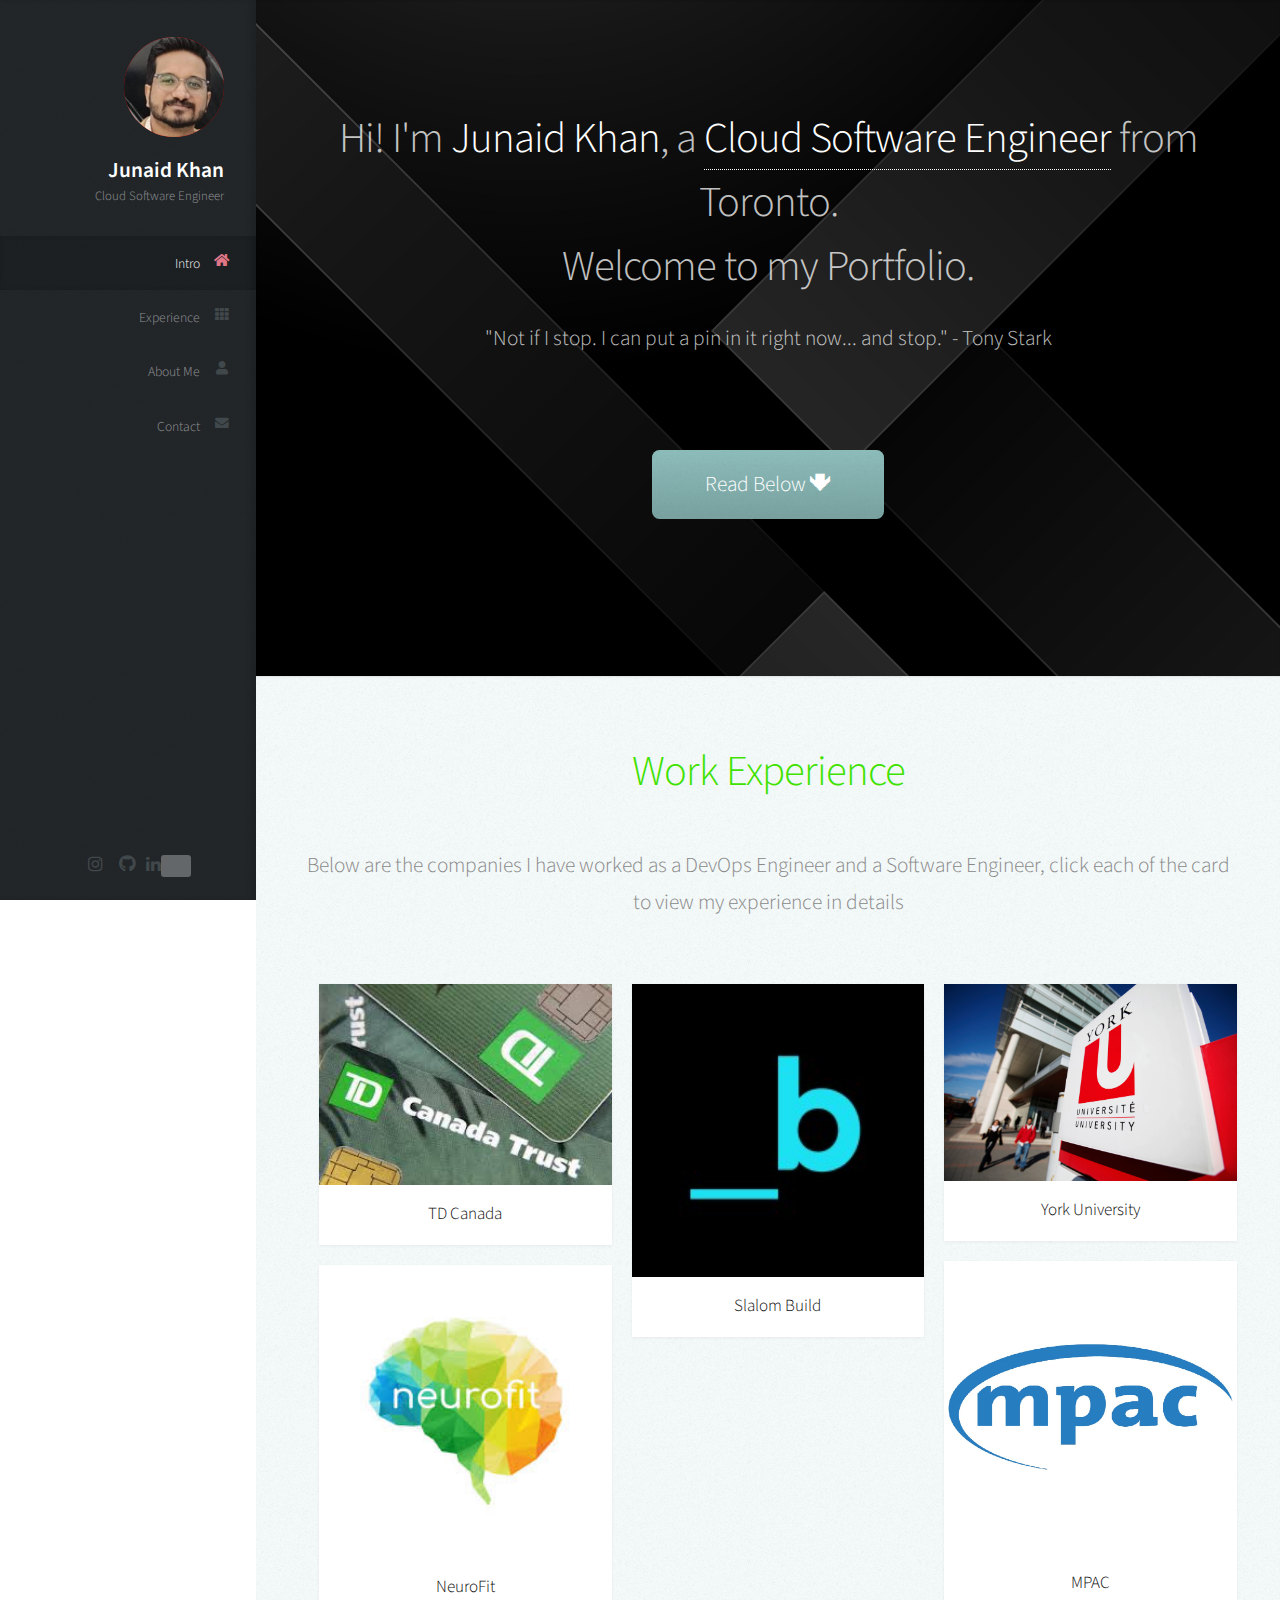
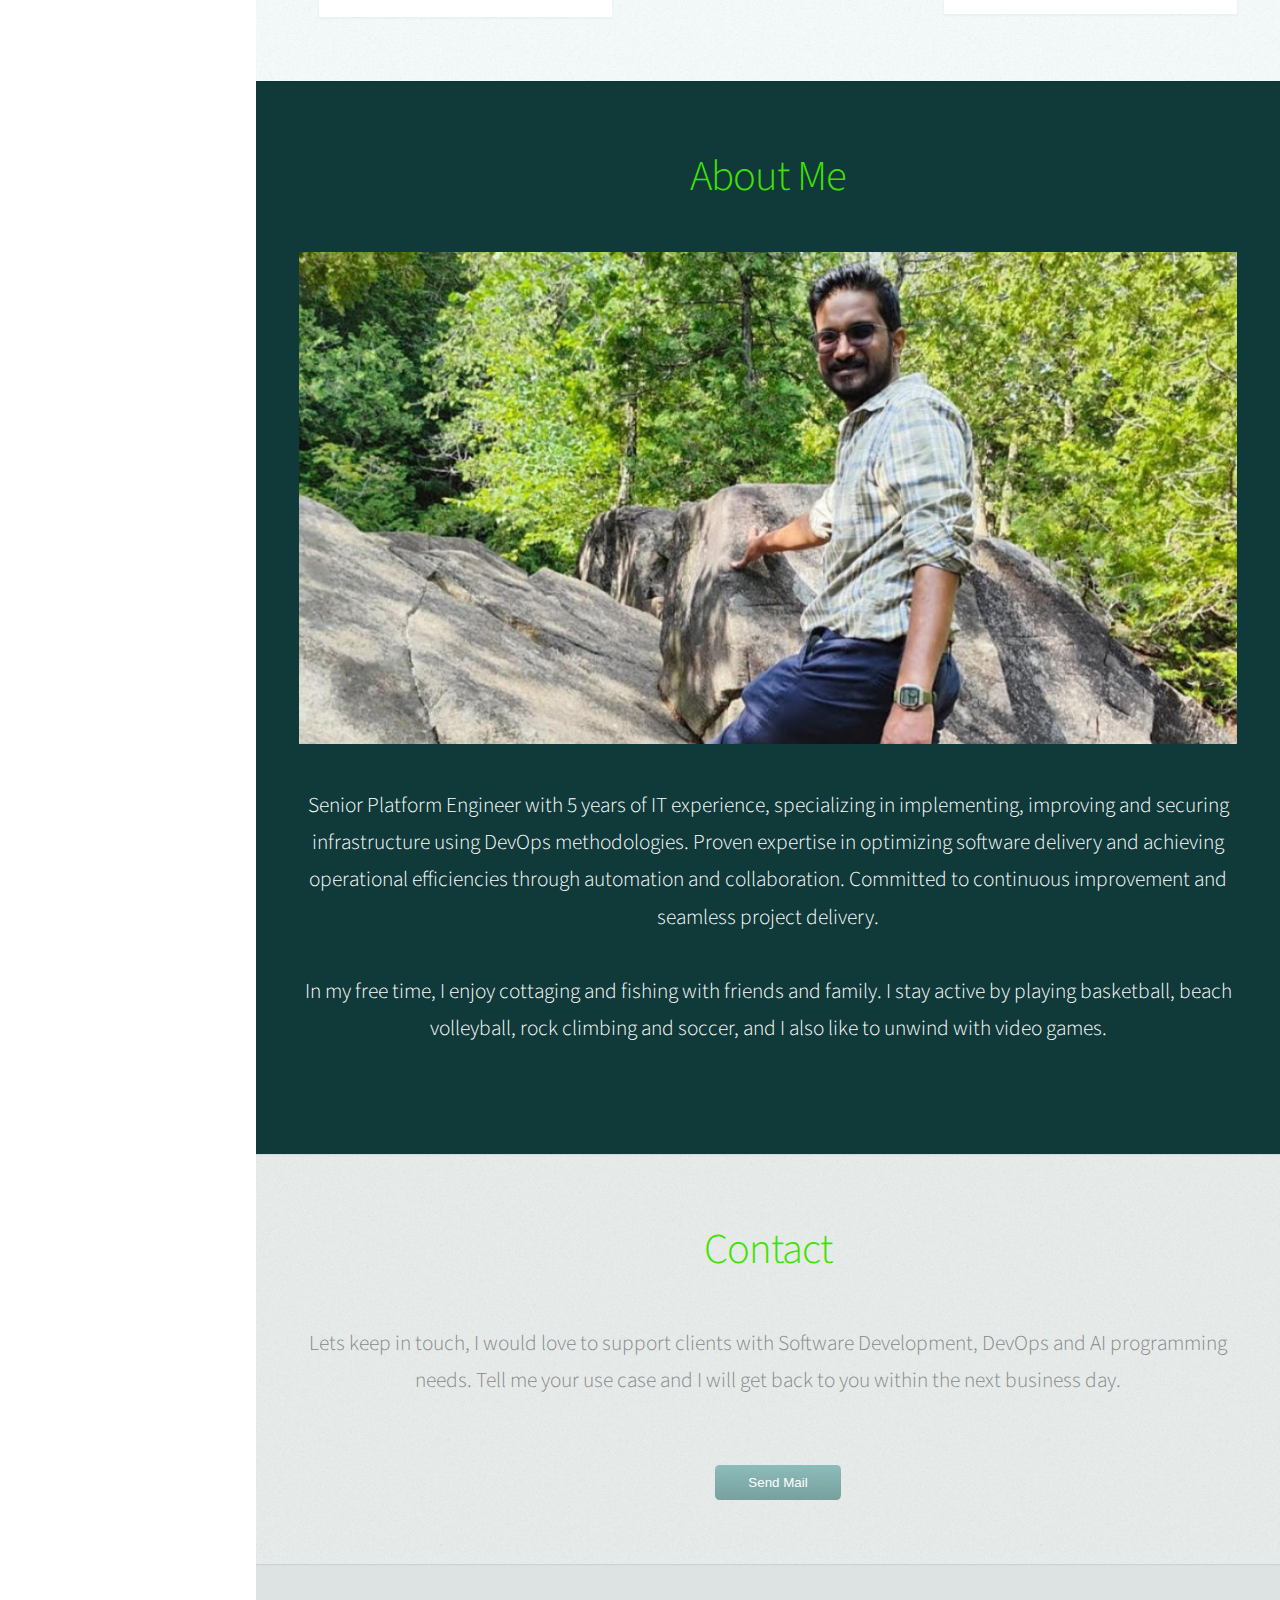
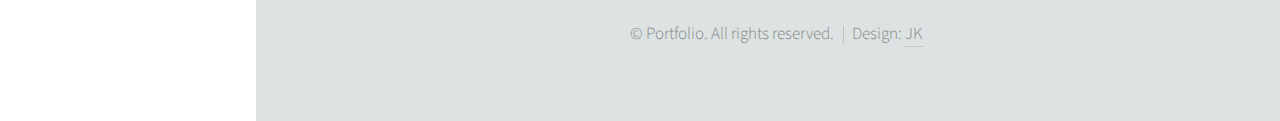
<file: Projects/junaid-portfolio/index.html>
<!DOCTYPE HTML>
<!--
	Prologue by HTML5 UP
	html5up.net | @ajlkn
	Free for personal and commercial use under the CCA 3.0 license (html5up.net/license)
-->
<html>
	<head>
		<title>Junaid Khan Portfolio</title>
		<meta charset="utf-8" />
		<meta name="viewport" content="width=device-width, initial-scale=1, user-scalable=no" />
		<link rel="stylesheet" href="assets/css/main.css" />
		<link rel="stylesheet" href="https://cdnjs.cloudflare.com/ajax/libs/font-awesome/4.7.0/css/font-awesome.min.css">
	</head>
	<body class="is-preload">

		<!-- Header -->
			<div id="header">

				<div class="top">

					<!-- Logo -->
						<div id="logo">
							<span class="image avatar48"><img src="images/avatar.jpg" alt="" /></span>
							<h1 id="title">Junaid Khan</h1>
							<p>Cloud Software Engineer</p>
						</div>

					<!-- Nav -->
						<nav id="nav">
							<ul>
								<li><a href="#top" id="top-link"><span class="icon solid fa-home">Intro</span></a></li>
								<li><a href="#portfolio" id="portfolio-link"><span class="icon solid fa-th">Experience</span></a></li>
								<li><a href="#about" id="about-link"><span class="icon solid fa-user">About Me</span></a></li>
								<li><a href="#contact" id="contact-link"><span class="icon solid fa-envelope">Contact</span></a></li>
							</ul>
						</nav>

				</div>

				<div class="bottom">

					<!-- Social Icons -->
						<ul class="icons">
							<li><a href="https://www.instagram.com/iam_jkhan/" target="_blank"><i class="fa fa-instagram" aria-hidden="true"></i></a></li>
							<li><a href="https://github.com/jkhan2211?tab=repositories" class="icon brands fa-github" target="_blank"><span class="label">Github</span></a></li>
							<li><a href="https://www.linkedin.com/in/junaid-khan-653a95143/" target="_blank"><i class="fa fa-linkedin"><span class="label"></a></i>
						</ul>

				</div>

			</div>

		<!-- Main -->
			<div id="main">

				<!-- Intro -->
					<section id="top" class="one dark cover">
						<div class="container">

							<header>
								<h2 class="alt">Hi! I'm <strong>Junaid Khan</strong>, a <a href="https://www.linkedin.com/in/junaid-khan-653a95143/" target="_blank">Cloud Software Engineer</a> from Toronto.<br />
								Welcome to my Portfolio. </h2>
								<p>"Not if I stop. I can put a pin in it right now... and stop." - Tony Stark<br /></p>
							</header>

							<footer>
								<a href="#portfolio" class="button scrolly">Read Below 🢃</a>
							</footer>

						</div>
					</section>

				<!-- Portfolio -->
					<section id="portfolio" class="two">
						<div class="container">

							<header>
								<h2>Work Experience</h2>
							</header>

							<p>Below are the companies I have worked as a DevOps Engineer and a Software Engineer, click each of the card to view my experience in details</p>

							<div class="row">
								<div class="col-4 col-12-mobile">
									<article class="item">
										<a href="./experience.html#tdbank" class="image fit"><img src="images/pic02.jpg" alt="" /></a>
										<header>
											<h3>TD Canada</h3>
										</header>
									</article>
									<article class="item">
										<a href="./experience.html#neurofit" class="image fit"><img src="images/pic03.jpg" alt="" /></a>
										<header>
											<h3>NeuroFit</h3>
										</header>
									</article>
								</div>
								<div class="col-4 col-12-mobile">
									<article class="item">
										<a href="./experience.htmll#slalom" class="image fit"><img src="images/pic04.jpg" alt="" /></a>
										<header>
											<h3>Slalom Build</h3>
										</header>
									</article>
								</div>
								<div class="col-4 col-12-mobile">
									<article class="item">
										<a href="./experience.html#yorkuni" class="image fit"><img src="images/pic06.jpg" alt="" /></a>
										<header>
											<h3>York University</h3>
										</header>
									</article>
									<article class="item">
										<a href="./experience.html" class="image fit"><img src="images/pic07.jpg" alt="" /></a>
										<header>
											<h3>MPAC</h3>
										</header>
									</article>
								</div>
							</div>

						</div>
					</section>

				<!-- About Me -->
					<section id="about" class="three">
						<div class="container">

							<header>
								<h2>About Me</h2>
							</header>

							<a href="#" class="image featured"><img src="images/pic08.jpg" alt="" /></a>

							<p>Senior Platform Engineer with 5 years of IT experience, specializing in implementing, improving and securing infrastructure using DevOps methodologies. Proven expertise in optimizing software delivery and achieving operational efficiencies through automation and collaboration. Committed to continuous improvement and seamless project delivery.
								<br>
								<br>
								In my free time, I enjoy cottaging and fishing with friends and family. I stay active by playing basketball, beach volleyball, rock climbing and soccer, and I also like to unwind with video games.
							</p>

						</div>
					</section>

				<!-- Contact -->
					<section id="contact" class="four">
						<div class="container">

							<header>
								<h2>Contact</h2>
							</header>

							<p>Lets keep in touch, I would love to support clients with Software Development, DevOps and AI programming needs. Tell me your use case and I will get back to you within the next business day.</p>

							<form method="post" action="#">
								<div class="row">
									<div class="col-12">
										<button onclick="location.href='mailto:vinoth@email.com';">Send Mail</button>
									</div>
								</div>
							</form>

						</div>
					</section>

			</div>

		<!-- Footer -->
			<div id="footer">

				<!-- Copyright -->
					<ul class="copyright">
						<li>&copy; Portfolio. All rights reserved.</li><li>Design: <a href="#">JK</a></li>
					</ul>

			</div>

		<!-- Scripts -->
			<script src="assets/js/jquery.min.js"></script>
			<script src="assets/js/jquery.scrolly.min.js"></script>
			<script src="assets/js/jquery.scrollex.min.js"></script>
			<script src="assets/js/browser.min.js"></script>
			<script src="assets/js/breakpoints.min.js"></script>
			<script src="assets/js/util.js"></script>
			<script src="assets/js/main.js"></script>


	</body>
</html>
</file>
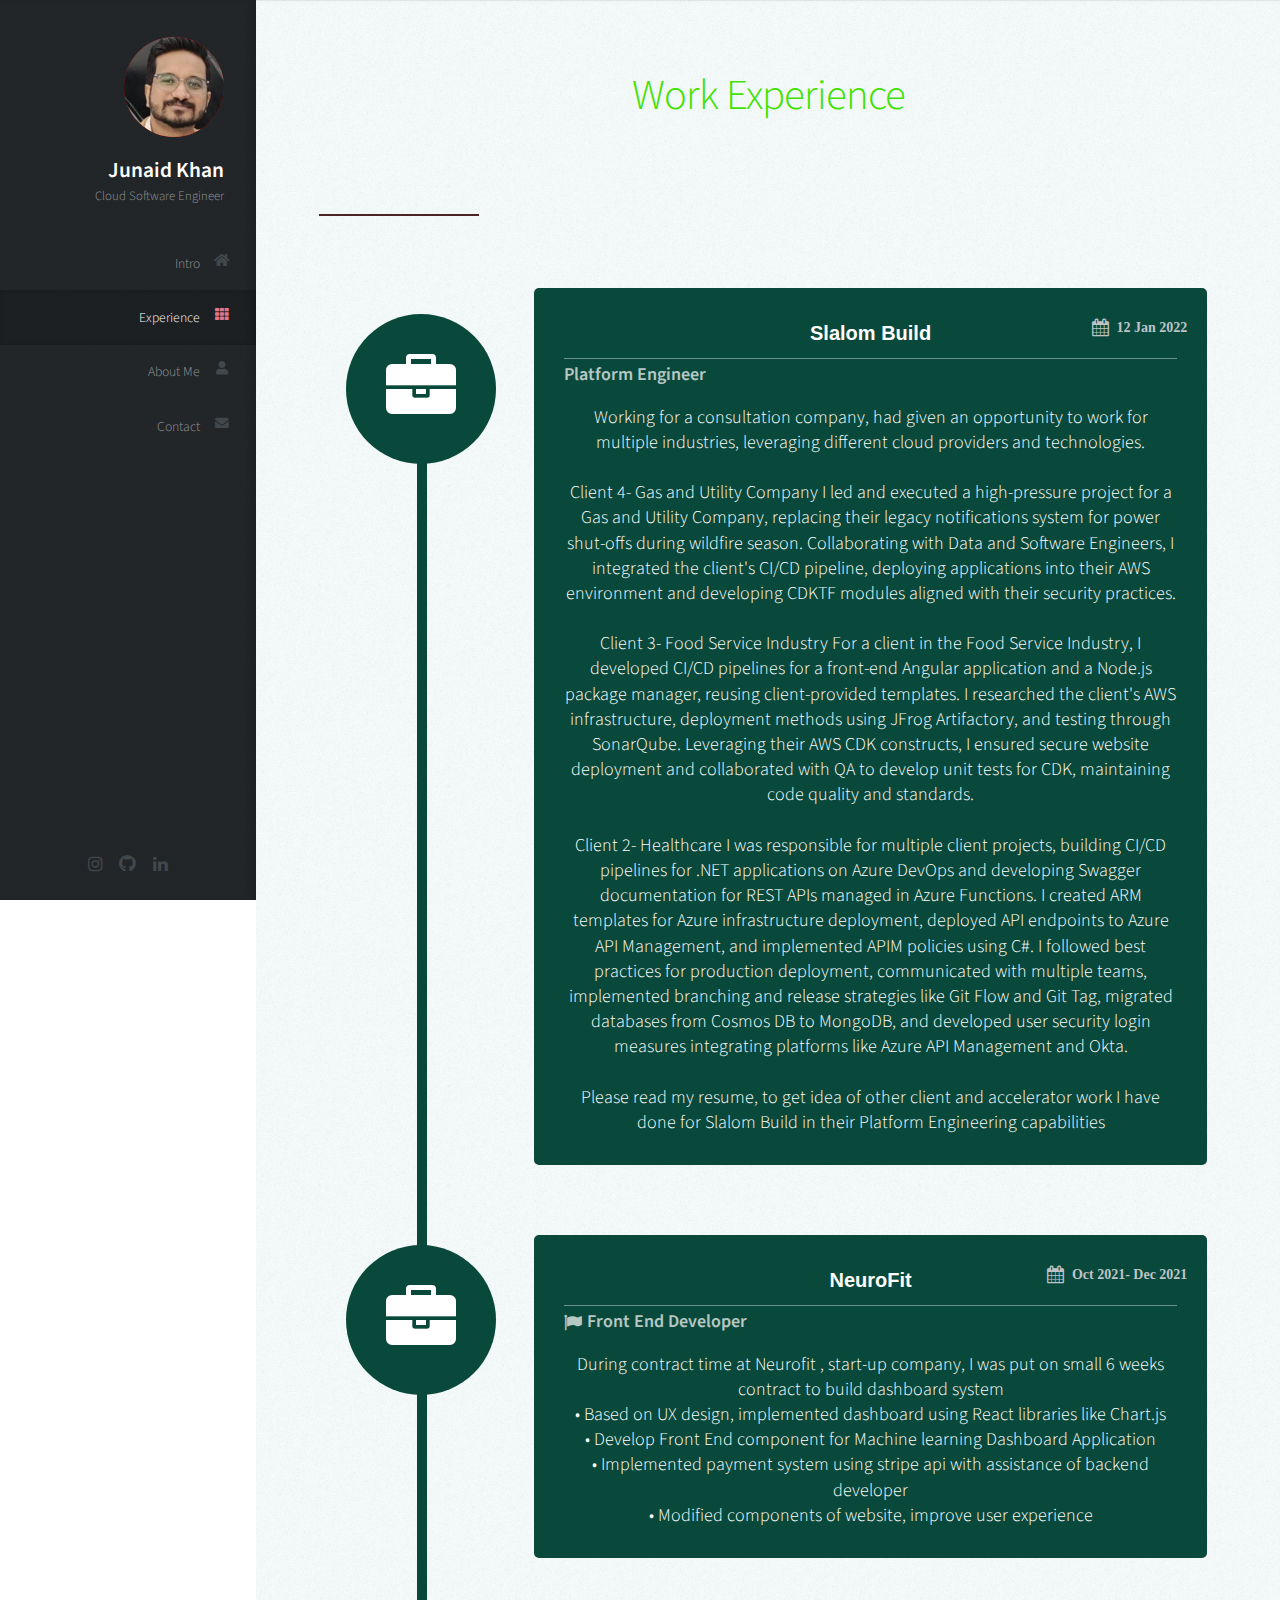
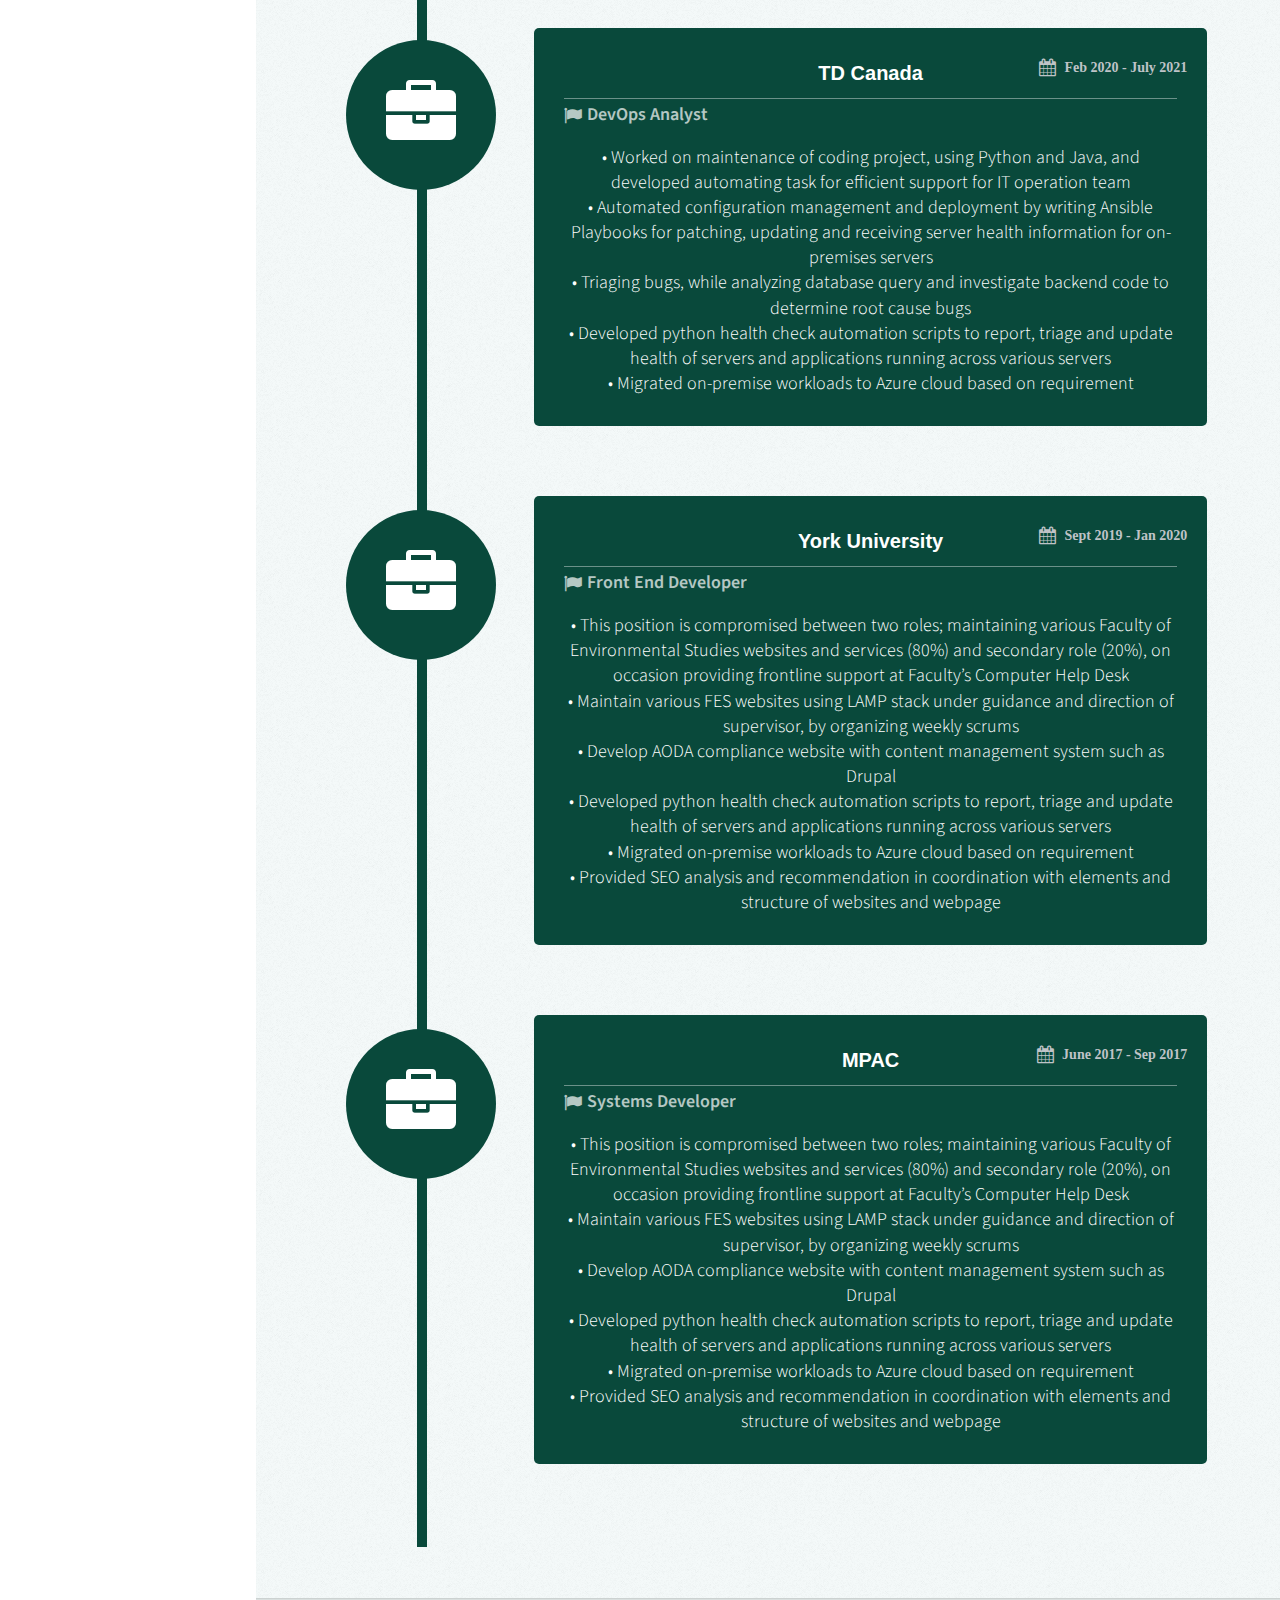
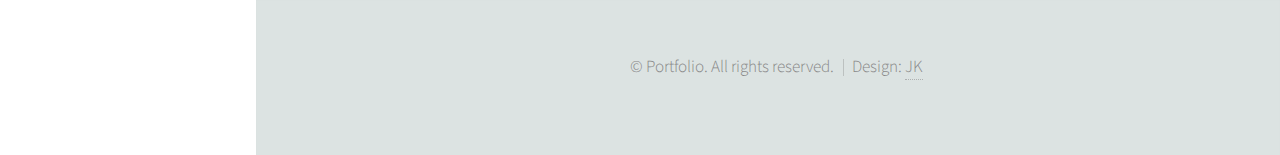
<file: Projects/junaid-portfolio/experience.html>
<!DOCTYPE HTML>
<!--
	Prologue by HTML5 UP
	html5up.net | @ajlkn
	Free for personal and commercial use under the CCA 3.0 license (html5up.net/license)
-->
<html>
	<head>
		<title>Junaid Khan Portfolio</title>
		<meta charset="utf-8" />
		<meta name="viewport" content="width=device-width, initial-scale=1, user-scalable=no" />
		<link rel="stylesheet" href="assets/css/main.css" />
		<link rel="stylesheet" href="https://cdnjs.cloudflare.com/ajax/libs/font-awesome/4.7.0/css/font-awesome.min.css">
	</head>
	<body class="is-preload">

		<!-- Header -->
			<div id="header">

				<div class="top">

					<!-- Logo -->
						<div id="logo">
							<span class="image avatar48"><img src="images/avatar.jpg" alt="" /></span>
							<h1 id="title">Junaid Khan</h1>
							<p>Cloud Software Engineer</p>
						</div>

					<!-- Nav -->
						<nav id="nav">
							<ul>
								<li><a href="./index.html" id="top-link"><span class="icon solid fa-home">Intro</span></a></li>
								<li><a href="./index.html#portfolio" id="portfolio-link"><span class="icon solid fa-th">Experience</span></a></li>
								<li><a href="./index.html#about" id="about-link"><span class="icon solid fa-user">About Me</span></a></li>
								<li><a href="./index.html#contact" id="contact-link"><span class="icon solid fa-envelope">Contact</span></a></li>
							</ul>
						</nav>

				</div>

				<div class="bottom">

					<!-- Social Icons -->
						<ul class="icons">
							<li><a href="https://www.instagram.com/iam_jkhan/" target="_blank"><i class="fa fa-instagram" aria-hidden="true"></i></a></li>
							<li><a href="https://github.com/jkhan2211?tab=repositories" class="icon brands fa-github" target="_blank"><span class="label">Github</span></a></li>
                            <li><a href="https://www.linkedin.com/in/junaid-khan-653a95143/" target="_blank"><i class="fa fa-linkedin" aria-hidden="true"></i></a></li>
						</ul>

				</div>

			</div>

		<!-- Main -->
			<div id="main">

				<!-- Portfolio -->
					<section id="portfolio" class="two">
						<div class="container">

							<header>
								<h2>Work Experience</h2>
							</header>

                            <div id="workexperience" class="sectionClass">
                                <div class="row ">
                                  <div class="sectiontitle">
                                    <span class="headerLine"></span>
                                  </div>
                                  <div class="fullWidth eight columns">
                                    <ul class="cbp_tmtimeline">
                                      <li id="slalom">
                                        <div class="cbp_tmicon cbp_tmicon-phone">
                                          <i class="faPra fa-briefcase"></i>
                                        </div>
                                        <div class="cbp_tmlabel wow fadeInRight animated">
                                          <h3>Slalom Build</h3>
                                          <div class="date">
                                            <i class="fa fa-calendar"></i>12 Jan 2022
                                          </div>
                                          <h4>Platform Engineer</h4>
                                          <p class="projectParagraph">Working for a consultation company, had given an opportunity to work for multiple industries, leveraging different cloud providers and technologies.
                                            <br>
                                            <br>
                                            Client 4- Gas and Utility Company
                                            I led and executed a high-pressure project for a Gas and Utility Company, replacing their legacy notifications system for power shut-offs during wildfire season. Collaborating with Data and Software Engineers, I integrated the client's CI/CD pipeline, deploying applications into their AWS environment and developing CDKTF modules aligned with their security practices.
                                            <br>
                                            <br>
                                            Client 3- Food Service Industry
                                            For a client in the Food Service Industry, I developed CI/CD pipelines for a front-end Angular application and a Node.js package manager, reusing client-provided templates. I researched the client's AWS infrastructure, deployment methods using JFrog Artifactory, and testing through SonarQube. Leveraging their AWS CDK constructs, I ensured secure website deployment and collaborated with QA to develop unit tests for CDK, maintaining code quality and standards.
                                            <br>
                                            <br>
                                            Client 2- Healthcare
                                            I was responsible for multiple client projects, building CI/CD pipelines for .NET applications on Azure DevOps and developing Swagger documentation for REST APIs managed in Azure Functions. I created ARM templates for Azure infrastructure deployment, deployed API endpoints to Azure API Management, and implemented APIM policies using C#. I followed best practices for production deployment, communicated with multiple teams, implemented branching and release strategies like Git Flow and Git Tag, migrated databases from Cosmos DB to MongoDB, and developed user security login measures integrating platforms like Azure API Management and Okta.
                                            <br>
                                            <br>
                                            Please read my resume, to get idea of other client and accelerator work I have done for Slalom Build in their Platform Engineering capabilities</p>
                                        </div>
                                      </li>
                                      <li id="neurofit">
                                        <div class="cbp_tmicon cbp_tmicon-screen">
                                          <i class="faPra fa-briefcase"></i>
                                        </div>
                                        <div class="cbp_tmlabel wow fadeInRight animated">
                                          <h3>NeuroFit</h3>
                                          <h4><i class="fa fa-flag"></i>Front End Developer</h4>
                                          <div class="date"><i class="fa fa-calendar"></i>Oct 2021- Dec 2021</div>
                                          <p class="projectParagraph">

                                            During contract time at Neurofit , start-up company, I was put on small 6 weeks contract to build dashboard system <br>
                                            • Based on UX design, implemented dashboard using React libraries like Chart.js <br>
                                            • Develop Front End component for Machine learning Dashboard Application <br>
                                            • Implemented payment system using stripe api with assistance of backend developer <br>
                                            • Modified components of website, improve user experience <br>
                                          </p>
                                        </div>
                                      </li>
                                      <li id="tdbank">
                                        <div class="cbp_tmicon cbp_tmicon-mail">
                                          <i class="faPra fa-briefcase"></i>
                                        </div>
                                        <div class="cbp_tmlabel wow fadeInRight animated">
                                          <h3>TD Canada</h3>
                                          <h4><i class="fa fa-flag"></i>DevOps Analyst</h4>
                                          <div class="date"><i class="fa fa-calendar"></i>Feb 2020 - July 2021</div>
                                          <p class="projectParagraph">


                                            •	Worked on maintenance of coding project, using Python and Java, and developed automating task for efficient support for IT operation team <br>
                                            •	Automated configuration management and deployment by writing Ansible Playbooks for patching, updating and receiving server health information for on-premises servers <br>
                                            •	Triaging bugs, while analyzing database query and investigate backend code to determine root cause bugs <br>
                                            •	Developed python health check automation scripts to report, triage and update health of servers and applications running across various servers <br>
                                            •	Migrated on-premise workloads to Azure cloud based on requirement <br>

                                          </p>
                              
                                        </div>
                                      </li>
                                      <li id="yorkuni">
                                        <div class="cbp_tmicon cbp_tmicon-phone">
                                          <i class="faPra fa-briefcase"></i>
                                        </div>
                                        <div class="cbp_tmlabel wow fadeInRight animated">
                                          <h3>York University</h3>
                                          <h4><i class="fa fa-flag"></i>Front End Developer</h4>
                                          <div class="date"><i class="fa fa-calendar"></i>Sept 2019 - Jan 2020</div>
                                          <p class="projectParagraph">
                                            •	This position is compromised between two roles; maintaining various Faculty of Environmental Studies websites and services (80%) and secondary role (20%), on occasion providing frontline support at Faculty’s Computer Help Desk <br>
                                            •	Maintain various FES websites using LAMP stack under guidance and direction of supervisor, by organizing weekly scrums <br>
                                            •	Develop AODA compliance website with content management system such as Drupal <br>
                                            •	Developed python health check automation scripts to report, triage and update health of servers and applications running across various servers <br>
                                            •	Migrated on-premise workloads to Azure cloud based on requirement <br>
                                            •	Provided SEO analysis and recommendation in coordination with elements and structure of websites and webpage <br>                                    
                                          </p>
                                        </div>
                                      </li>

                                      <li id="yorkuni">
                                        <div class="cbp_tmicon cbp_tmicon-phone">
                                          <i class="faPra fa-briefcase"></i>
                                        </div>
                                        <div class="cbp_tmlabel wow fadeInRight animated">
                                          <h3>MPAC</h3>
                                          <h4><i class="fa fa-flag"></i>Systems Developer</h4>
                                          <div class="date"><i class="fa fa-calendar"></i>June 2017 - Sep 2017</div>
                                          <p class="projectParagraph">
                                            •	This position is compromised between two roles; maintaining various Faculty of Environmental Studies websites and services (80%) and secondary role (20%), on occasion providing frontline support at Faculty’s Computer Help Desk <br>
                                            •	Maintain various FES websites using LAMP stack under guidance and direction of supervisor, by organizing weekly scrums <br>
                                            •	Develop AODA compliance website with content management system such as Drupal <br>
                                            •	Developed python health check automation scripts to report, triage and update health of servers and applications running across various servers <br>
                                            •	Migrated on-premise workloads to Azure cloud based on requirement <br>
                                            •	Provided SEO analysis and recommendation in coordination with elements and structure of websites and webpage <br>                                    
                                          </p>
                                        </div>
                                      </li>
                                        </div>
                                    </ul>
                                  </div>
                                </div>
                              </div>
					
						</div>
					</section>


			</div>

		<!-- Footer -->
			<div id="footer">

				<!-- Copyright -->
					<ul class="copyright">
						<li>&copy; Portfolio. All rights reserved.</li><li>Design: <a href="#">JK</a></li>
					</ul>

			</div>

		<!-- Scripts -->
			<script src="assets/js/jquery.min.js"></script>
			<script src="assets/js/jquery.scrolly.min.js"></script>
			<script src="assets/js/jquery.scrollex.min.js"></script>
			<script src="assets/js/browser.min.js"></script>
			<script src="assets/js/breakpoints.min.js"></script>
			<script src="assets/js/util.js"></script>
			<script src="assets/js/main.js"></script>
            <script src="assets/js/experience.js"></script>
            <script>
                document.addEventListener('DOMContentLoaded', function() {
                    // Get the 'About Me' link
                    var aboutLink = document.getElementById('portfolio-link');
                    
                    // Add 'active' class to the 'About Me' link
                    aboutLink.classList.add('active');
                });
                </script>

<script>
    document.addEventListener('DOMContentLoaded', function() {
        // Scroll to the 'Contact' section
        var aboutLink = document.getElementById('contact-link');
        if (contactSection) {
            contactSection.scrollIntoView({ behavior: 'smooth' });
        }
        
    });
    </script>

<script>
    document.addEventListener('DOMContentLoaded', function() {
        // Get the current URL fragment
        var fragment = window.location.hash;
        if (fragment) {
            // Scroll to the element with the matching ID
            var element = document.querySelector(fragment);
            if (element) {
                element.scrollIntoView({ behavior: 'smooth' });
            }
        }
    });
    </script>

	</body>
</html>
</file>
<file: Projects/junaid-portfolio/assets/css/main.css>
@import url("fontawesome-all.min.css");
@import url("https://fonts.googleapis.com/css?family=Source+Sans+Pro:300,300italic,400,600");

/*
	Prologue by HTML5 UP
	html5up.net | @ajlkn
	Free for personal and commercial use under the CCA 3.0 license (html5up.net/license)
*/

html, body, div, span, applet, object,
iframe, h1, h2, h3, h4, h5, h6, p, blockquote,
pre, a, abbr, acronym, address, big, cite,
code, del, dfn, em, img, ins, kbd, q, s, samp,
small, strike, strong, sub, sup, tt, var, b,
u, i, center, dl, dt, dd, ol, ul, li, fieldset,
form, label, legend, table, caption, tbody,
tfoot, thead, tr, th, td, article, aside,
canvas, details, embed, figure, figcaption,
footer, header, hgroup, menu, nav, output, ruby,
section, summary, time, mark, audio, video {
	margin: 0;
	padding: 0;
	border: 0;
	font-size: 100%;
	font: inherit;
	vertical-align: baseline;}

article, aside, details, figcaption, figure,
footer, header, hgroup, menu, nav, section {
	display: block;}

body {
	line-height: 1;
}

ol, ul {
	list-style: none;
}

blockquote, q {
	quotes: none;
}

	blockquote:before, blockquote:after, q:before, q:after {
		content: '';
		content: none;
	}

table {
	border-collapse: collapse;
	border-spacing: 0;
}

body {
	-webkit-text-size-adjust: none;
}

mark {
	background-color: transparent;
	color: inherit;
}

input::-moz-focus-inner {
	border: 0;
	padding: 0;
}

input, select, textarea {
	-moz-appearance: none;
	-webkit-appearance: none;
	-ms-appearance: none;
	appearance: none;
}

/* Basic */

	html {
		box-sizing: border-box;
	}

	*, *:before, *:after {
		box-sizing: inherit;
	}

	body {
		background: #fff;
		font-family: 'Source Sans Pro', sans-serif;
		font-size: 19pt;
		font-weight: 300;
		line-height: 1.75em;
		color: #888;
	}

		body.is-preload *, body.is-preload *:before, body.is-preload *:after {
			-moz-animation: none !important;
			-webkit-animation: none !important;
			-ms-animation: none !important;
			animation: none !important;
			-moz-transition: none !important;
			-webkit-transition: none !important;
			-ms-transition: none !important;
			transition: none !important;
		}

	input, textarea, select {
		font-family: 'Source Sans Pro', sans-serif;
		font-size: 19pt;
		font-weight: 300;
		line-height: 1.75em;
		color: #888;
	}

	h1, h3, h4, h5, h6 {
		font-weight: 300;
		color: #0c0c0c;
		line-height: 1.5em;
	}
	h2 {
		font-weight: 300;
		color:rgb(64, 226, 0);
		line-height: 1.5em;

	}

	h1 a, h2 a, h3 a, h4 a, h5 a, h6 a {
		color: inherit;
		text-decoration: none;
	}

		h1 a strong, h2 a strong, h3 a strong, h4 a strong, h5 a strong, h6 a strong {
			color: #333;
		}

	h2 {
		font-size: 2em;
		letter-spacing: -1px;
	}

		h2.alt {
			color: #888;
		}

			h2.alt strong {
				color: #666;
			}

	h3 {
		font-size: 1.5em;
	}

	header {
		margin: 0 0 2em 0;
	}

		header > p {
			margin: 1em 0 0 0;
		}

	footer {
		margin: 2em 0 0 0;
	}

	strong, b {
		font-weight: 300;
		color: #666;
	}

	em, i {
		font-style: italic;
	}

	a {
		text-decoration: none;
		color: inherit;
		border-bottom: dotted 1px rgba(128, 128, 128, 0.5);
		-moz-transition: color 0.35s ease-in-out, border-bottom-color 0.35s ease-in-out;
		-webkit-transition: color 0.35s ease-in-out, border-bottom-color 0.35s ease-in-out;
		-ms-transition: color 0.35s ease-in-out, border-bottom-color 0.35s ease-in-out;
		transition: color 0.35s ease-in-out, border-bottom-color 0.35s ease-in-out;
		outline: 0;
	}

		a:hover {
			color: #E27689;
			border-bottom-color: rgba(255, 255, 255, 0);
		}

	sub {
		position: relative;
		top: 0.5em;
		font-size: 0.8em;
	}

	sup {
		position: relative;
		top: -0.5em;
		font-size: 0.8em;
	}

	hr {
		border: 0;
		border-top: solid 1px #ddd;
	}

	blockquote {
		border-left: solid 0.5em #ddd;
		padding: 1em 0 1em 2em;
		font-style: italic;
	}

	p, ul, ol, dl, table {
		margin-bottom: 2em;
	}

	br.clear {
		clear: both;
	}

/* Container */

	.container {
		margin: 0 auto;
		max-width: 100%;
		width: 1400px;
	}

		@media screen and (min-width: 961px) and (max-width: 1880px) {

			.container {
				width: 1200px;
			}

		}

		@media screen and (min-width: 961px) and (max-width: 1620px) {

			.container {
				width: 960px;
			}

		}

		@media screen and (min-width: 961px) and (max-width: 1320px) {

			.container {
				width: 100%;
			}

		}

		@media screen and (max-width: 960px) {

			.container {
				width: 100%;
			}

		}

		@media screen and (max-width: 736px) {

			.container {
				width: 100%;
			}

		}

/* Row */

	.row {
		display: flex;
		flex-wrap: wrap;
		box-sizing: border-box;
		align-items: stretch;
	}

		.row > * {
			box-sizing: border-box;
		}

		.row.gtr-uniform > * > :last-child {
			margin-bottom: 0;
		}

		.row.aln-left {
			justify-content: flex-start;
		}

		.row.aln-center {
			justify-content: center;
		}

		.row.aln-right {
			justify-content: flex-end;
		}

		.row.aln-top {
			align-items: flex-start;
		}

		.row.aln-middle {
			align-items: center;
		}

		.row.aln-bottom {
			align-items: flex-end;
		}

		.row > .imp {
			order: -1;
		}

		.row > .col-1 {
			width: 8.33333%;
		}

		.row > .off-1 {
			margin-left: 8.33333%;
		}

		.row > .col-2 {
			width: 16.66667%;
		}

		.row > .off-2 {
			margin-left: 16.66667%;
		}

		.row > .col-3 {
			width: 25%;
		}

		.row > .off-3 {
			margin-left: 25%;
		}

		.row > .col-4 {
			width: 33.33333%;
		}

		.row > .off-4 {
			margin-left: 33.33333%;
		}

		.row > .col-5 {
			width: 41.66667%;
		}

		.row > .off-5 {
			margin-left: 41.66667%;
		}

		.row > .col-6 {
			width: 50%;
		}

		.row > .off-6 {
			margin-left: 50%;
		}

		.row > .col-7 {
			width: 58.33333%;
		}

		.row > .off-7 {
			margin-left: 58.33333%;
		}

		.row > .col-8 {
			width: 66.66667%;
		}

		.row > .off-8 {
			margin-left: 66.66667%;
		}

		.row > .col-9 {
			width: 75%;
		}

		.row > .off-9 {
			margin-left: 75%;
		}

		.row > .col-10 {
			width: 83.33333%;
		}

		.row > .off-10 {
			margin-left: 83.33333%;
		}

		.row > .col-11 {
			width: 91.66667%;
		}

		.row > .off-11 {
			margin-left: 91.66667%;
		}

		.row > .col-12 {
			width: 100%;
		}

		.row > .off-12 {
			margin-left: 100%;
		}

		.row.gtr-0 {
			margin-top: 0px;
			margin-left: 0px;
		}

			.row.gtr-0 > * {
				padding: 0px 0 0 0px;
			}

			.row.gtr-0.gtr-uniform {
				margin-top: 0px;
			}

				.row.gtr-0.gtr-uniform > * {
					padding-top: 0px;
				}

		.row.gtr-25 {
			margin-top: -10px;
			margin-left: -10px;
		}

			.row.gtr-25 > * {
				padding: 10px 0 0 10px;
			}

			.row.gtr-25.gtr-uniform {
				margin-top: -10px;
			}

				.row.gtr-25.gtr-uniform > * {
					padding-top: 10px;
				}

		.row.gtr-50 {
			margin-top: -20px;
			margin-left: -20px;
		}

			.row.gtr-50 > * {
				padding: 20px 0 0 20px;
			}

			.row.gtr-50.gtr-uniform {
				margin-top: -20px;
			}

				.row.gtr-50.gtr-uniform > * {
					padding-top: 20px;
				}

		.row {
			margin-top: -40px;
			margin-left: -40px;
		}

			.row > * {
				padding: 40px 0 0 40px;
			}

			.row.gtr-uniform {
				margin-top: -40px;
			}

				.row.gtr-uniform > * {
					padding-top: 40px;
				}

		.row.gtr-150 {
			margin-top: -60px;
			margin-left: -60px;
		}

			.row.gtr-150 > * {
				padding: 60px 0 0 60px;
			}

			.row.gtr-150.gtr-uniform {
				margin-top: -60px;
			}

				.row.gtr-150.gtr-uniform > * {
					padding-top: 60px;
				}

		.row.gtr-200 {
			margin-top: -80px;
			margin-left: -80px;
		}

			.row.gtr-200 > * {
				padding: 80px 0 0 80px;
			}

			.row.gtr-200.gtr-uniform {
				margin-top: -80px;
			}

				.row.gtr-200.gtr-uniform > * {
					padding-top: 80px;
				}

		@media screen and (min-width: 961px) and (max-width: 1880px) {

			.row {
				display: flex;
				flex-wrap: wrap;
				box-sizing: border-box;
				align-items: stretch;
			}

				.row > * {
					box-sizing: border-box;
				}

				.row.gtr-uniform > * > :last-child {
					margin-bottom: 0;
				}

				.row.aln-left {
					justify-content: flex-start;
				}

				.row.aln-center {
					justify-content: center;
				}

				.row.aln-right {
					justify-content: flex-end;
				}

				.row.aln-top {
					align-items: flex-start;
				}

				.row.aln-middle {
					align-items: center;
				}

				.row.aln-bottom {
					align-items: flex-end;
				}

				.row > .imp-wide {
					order: -1;
				}

				.row > .col-1-wide {
					width: 8.33333%;
				}

				.row > .off-1-wide {
					margin-left: 8.33333%;
				}

				.row > .col-2-wide {
					width: 16.66667%;
				}

				.row > .off-2-wide {
					margin-left: 16.66667%;
				}

				.row > .col-3-wide {
					width: 25%;
				}

				.row > .off-3-wide {
					margin-left: 25%;
				}

				.row > .col-4-wide {
					width: 33.33333%;
				}

				.row > .off-4-wide {
					margin-left: 33.33333%;
				}

				.row > .col-5-wide {
					width: 41.66667%;
				}

				.row > .off-5-wide {
					margin-left: 41.66667%;
				}

				.row > .col-6-wide {
					width: 50%;
				}

				.row > .off-6-wide {
					margin-left: 50%;
				}

				.row > .col-7-wide {
					width: 58.33333%;
				}

				.row > .off-7-wide {
					margin-left: 58.33333%;
				}

				.row > .col-8-wide {
					width: 66.66667%;
				}

				.row > .off-8-wide {
					margin-left: 66.66667%;
				}

				.row > .col-9-wide {
					width: 75%;
				}

				.row > .off-9-wide {
					margin-left: 75%;
				}

				.row > .col-10-wide {
					width: 83.33333%;
				}

				.row > .off-10-wide {
					margin-left: 83.33333%;
				}

				.row > .col-11-wide {
					width: 91.66667%;
				}

				.row > .off-11-wide {
					margin-left: 91.66667%;
				}

				.row > .col-12-wide {
					width: 100%;
				}

				.row > .off-12-wide {
					margin-left: 100%;
				}

				.row.gtr-0 {
					margin-top: 0px;
					margin-left: 0px;
				}

					.row.gtr-0 > * {
						padding: 0px 0 0 0px;
					}

					.row.gtr-0.gtr-uniform {
						margin-top: 0px;
					}

						.row.gtr-0.gtr-uniform > * {
							padding-top: 0px;
						}

				.row.gtr-25 {
					margin-top: -10px;
					margin-left: -10px;
				}

					.row.gtr-25 > * {
						padding: 10px 0 0 10px;
					}

					.row.gtr-25.gtr-uniform {
						margin-top: -10px;
					}

						.row.gtr-25.gtr-uniform > * {
							padding-top: 10px;
						}

				.row.gtr-50 {
					margin-top: -20px;
					margin-left: -20px;
				}

					.row.gtr-50 > * {
						padding: 20px 0 0 20px;
					}

					.row.gtr-50.gtr-uniform {
						margin-top: -20px;
					}

						.row.gtr-50.gtr-uniform > * {
							padding-top: 20px;
						}

				.row {
					margin-top: -40px;
					margin-left: -40px;
				}

					.row > * {
						padding: 40px 0 0 40px;
					}

					.row.gtr-uniform {
						margin-top: -40px;
					}

						.row.gtr-uniform > * {
							padding-top: 40px;
						}

				.row.gtr-150 {
					margin-top: -60px;
					margin-left: -60px;
				}

					.row.gtr-150 > * {
						padding: 60px 0 0 60px;
					}

					.row.gtr-150.gtr-uniform {
						margin-top: -60px;
					}

						.row.gtr-150.gtr-uniform > * {
							padding-top: 60px;
						}

				.row.gtr-200 {
					margin-top: -80px;
					margin-left: -80px;
				}

					.row.gtr-200 > * {
						padding: 80px 0 0 80px;
					}

					.row.gtr-200.gtr-uniform {
						margin-top: -80px;
					}

						.row.gtr-200.gtr-uniform > * {
							padding-top: 80px;
						}

		}

		@media screen and (min-width: 961px) and (max-width: 1620px) {

			.row {
				display: flex;
				flex-wrap: wrap;
				box-sizing: border-box;
				align-items: stretch;
			}

				.row > * {
					box-sizing: border-box;
				}

				.row.gtr-uniform > * > :last-child {
					margin-bottom: 0;
				}

				.row.aln-left {
					justify-content: flex-start;
				}

				.row.aln-center {
					justify-content: center;
				}

				.row.aln-right {
					justify-content: flex-end;
				}

				.row.aln-top {
					align-items: flex-start;
				}

				.row.aln-middle {
					align-items: center;
				}

				.row.aln-bottom {
					align-items: flex-end;
				}

				.row > .imp-normal {
					order: -1;
				}

				.row > .col-1-normal {
					width: 8.33333%;
				}

				.row > .off-1-normal {
					margin-left: 8.33333%;
				}

				.row > .col-2-normal {
					width: 16.66667%;
				}

				.row > .off-2-normal {
					margin-left: 16.66667%;
				}

				.row > .col-3-normal {
					width: 25%;
				}

				.row > .off-3-normal {
					margin-left: 25%;
				}

				.row > .col-4-normal {
					width: 33.33333%;
				}

				.row > .off-4-normal {
					margin-left: 33.33333%;
				}

				.row > .col-5-normal {
					width: 41.66667%;
				}

				.row > .off-5-normal {
					margin-left: 41.66667%;
				}

				.row > .col-6-normal {
					width: 50%;
				}

				.row > .off-6-normal {
					margin-left: 50%;
				}

				.row > .col-7-normal {
					width: 58.33333%;
				}

				.row > .off-7-normal {
					margin-left: 58.33333%;
				}

				.row > .col-8-normal {
					width: 66.66667%;
				}

				.row > .off-8-normal {
					margin-left: 66.66667%;
				}

				.row > .col-9-normal {
					width: 75%;
				}

				.row > .off-9-normal {
					margin-left: 75%;
				}

				.row > .col-10-normal {
					width: 83.33333%;
				}

				.row > .off-10-normal {
					margin-left: 83.33333%;
				}

				.row > .col-11-normal {
					width: 91.66667%;
				}

				.row > .off-11-normal {
					margin-left: 91.66667%;
				}

				.row > .col-12-normal {
					width: 100%;
				}

				.row > .off-12-normal {
					margin-left: 100%;
				}

				.row.gtr-0 {
					margin-top: 0px;
					margin-left: 0px;
				}

					.row.gtr-0 > * {
						padding: 0px 0 0 0px;
					}

					.row.gtr-0.gtr-uniform {
						margin-top: 0px;
					}

						.row.gtr-0.gtr-uniform > * {
							padding-top: 0px;
						}

				.row.gtr-25 {
					margin-top: -10px;
					margin-left: -10px;
				}

					.row.gtr-25 > * {
						padding: 10px 0 0 10px;
					}

					.row.gtr-25.gtr-uniform {
						margin-top: -10px;
					}

						.row.gtr-25.gtr-uniform > * {
							padding-top: 10px;
						}

				.row.gtr-50 {
					margin-top: -20px;
					margin-left: -20px;
				}

					.row.gtr-50 > * {
						padding: 20px 0 0 20px;
					}

					.row.gtr-50.gtr-uniform {
						margin-top: -20px;
					}

						.row.gtr-50.gtr-uniform > * {
							padding-top: 20px;
						}

				.row {
					margin-top: -40px;
					margin-left: -40px;
				}

					.row > * {
						padding: 40px 0 0 40px;
					}

					.row.gtr-uniform {
						margin-top: -40px;
					}

						.row.gtr-uniform > * {
							padding-top: 40px;
						}

				.row.gtr-150 {
					margin-top: -60px;
					margin-left: -60px;
				}

					.row.gtr-150 > * {
						padding: 60px 0 0 60px;
					}

					.row.gtr-150.gtr-uniform {
						margin-top: -60px;
					}

						.row.gtr-150.gtr-uniform > * {
							padding-top: 60px;
						}

				.row.gtr-200 {
					margin-top: -80px;
					margin-left: -80px;
				}

					.row.gtr-200 > * {
						padding: 80px 0 0 80px;
					}

					.row.gtr-200.gtr-uniform {
						margin-top: -80px;
					}

						.row.gtr-200.gtr-uniform > * {
							padding-top: 80px;
						}

		}

		@media screen and (min-width: 961px) and (max-width: 1320px) {

			.row {
				display: flex;
				flex-wrap: wrap;
				box-sizing: border-box;
				align-items: stretch;
			}

				.row > * {
					box-sizing: border-box;
				}

				.row.gtr-uniform > * > :last-child {
					margin-bottom: 0;
				}

				.row.aln-left {
					justify-content: flex-start;
				}

				.row.aln-center {
					justify-content: center;
				}

				.row.aln-right {
					justify-content: flex-end;
				}

				.row.aln-top {
					align-items: flex-start;
				}

				.row.aln-middle {
					align-items: center;
				}

				.row.aln-bottom {
					align-items: flex-end;
				}

				.row > .imp-narrow {
					order: -1;
				}

				.row > .col-1-narrow {
					width: 8.33333%;
				}

				.row > .off-1-narrow {
					margin-left: 8.33333%;
				}

				.row > .col-2-narrow {
					width: 16.66667%;
				}

				.row > .off-2-narrow {
					margin-left: 16.66667%;
				}

				.row > .col-3-narrow {
					width: 25%;
				}

				.row > .off-3-narrow {
					margin-left: 25%;
				}

				.row > .col-4-narrow {
					width: 33.33333%;
				}

				.row > .off-4-narrow {
					margin-left: 33.33333%;
				}

				.row > .col-5-narrow {
					width: 41.66667%;
				}

				.row > .off-5-narrow {
					margin-left: 41.66667%;
				}

				.row > .col-6-narrow {
					width: 50%;
				}

				.row > .off-6-narrow {
					margin-left: 50%;
				}

				.row > .col-7-narrow {
					width: 58.33333%;
				}

				.row > .off-7-narrow {
					margin-left: 58.33333%;
				}

				.row > .col-8-narrow {
					width: 66.66667%;
				}

				.row > .off-8-narrow {
					margin-left: 66.66667%;
				}

				.row > .col-9-narrow {
					width: 75%;
				}

				.row > .off-9-narrow {
					margin-left: 75%;
				}

				.row > .col-10-narrow {
					width: 83.33333%;
				}

				.row > .off-10-narrow {
					margin-left: 83.33333%;
				}

				.row > .col-11-narrow {
					width: 91.66667%;
				}

				.row > .off-11-narrow {
					margin-left: 91.66667%;
				}

				.row > .col-12-narrow {
					width: 100%;
				}

				.row > .off-12-narrow {
					margin-left: 100%;
				}

				.row.gtr-0 {
					margin-top: 0px;
					margin-left: 0px;
				}

					.row.gtr-0 > * {
						padding: 0px 0 0 0px;
					}

					.row.gtr-0.gtr-uniform {
						margin-top: 0px;
					}

						.row.gtr-0.gtr-uniform > * {
							padding-top: 0px;
						}

				.row.gtr-25 {
					margin-top: -5px;
					margin-left: -5px;
				}

					.row.gtr-25 > * {
						padding: 5px 0 0 5px;
					}

					.row.gtr-25.gtr-uniform {
						margin-top: -5px;
					}

						.row.gtr-25.gtr-uniform > * {
							padding-top: 5px;
						}

				.row.gtr-50 {
					margin-top: -10px;
					margin-left: -10px;
				}

					.row.gtr-50 > * {
						padding: 10px 0 0 10px;
					}

					.row.gtr-50.gtr-uniform {
						margin-top: -10px;
					}

						.row.gtr-50.gtr-uniform > * {
							padding-top: 10px;
						}

				.row {
					margin-top: -20px;
					margin-left: -20px;
				}

					.row > * {
						padding: 20px 0 0 20px;
					}

					.row.gtr-uniform {
						margin-top: -20px;
					}

						.row.gtr-uniform > * {
							padding-top: 20px;
						}

				.row.gtr-150 {
					margin-top: -30px;
					margin-left: -30px;
				}

					.row.gtr-150 > * {
						padding: 30px 0 0 30px;
					}

					.row.gtr-150.gtr-uniform {
						margin-top: -30px;
					}

						.row.gtr-150.gtr-uniform > * {
							padding-top: 30px;
						}

				.row.gtr-200 {
					margin-top: -40px;
					margin-left: -40px;
				}

					.row.gtr-200 > * {
						padding: 40px 0 0 40px;
					}

					.row.gtr-200.gtr-uniform {
						margin-top: -40px;
					}

						.row.gtr-200.gtr-uniform > * {
							padding-top: 40px;
						}

		}

		@media screen and (max-width: 960px) {

			.row {
				display: flex;
				flex-wrap: wrap;
				box-sizing: border-box;
				align-items: stretch;
			}

				.row > * {
					box-sizing: border-box;
				}

				.row.gtr-uniform > * > :last-child {
					margin-bottom: 0;
				}

				.row.aln-left {
					justify-content: flex-start;
				}

				.row.aln-center {
					justify-content: center;
				}

				.row.aln-right {
					justify-content: flex-end;
				}

				.row.aln-top {
					align-items: flex-start;
				}

				.row.aln-middle {
					align-items: center;
				}

				.row.aln-bottom {
					align-items: flex-end;
				}

				.row > .imp-narrower {
					order: -1;
				}

				.row > .col-1-narrower {
					width: 8.33333%;
				}

				.row > .off-1-narrower {
					margin-left: 8.33333%;
				}

				.row > .col-2-narrower {
					width: 16.66667%;
				}

				.row > .off-2-narrower {
					margin-left: 16.66667%;
				}

				.row > .col-3-narrower {
					width: 25%;
				}

				.row > .off-3-narrower {
					margin-left: 25%;
				}

				.row > .col-4-narrower {
					width: 33.33333%;
				}

				.row > .off-4-narrower {
					margin-left: 33.33333%;
				}

				.row > .col-5-narrower {
					width: 41.66667%;
				}

				.row > .off-5-narrower {
					margin-left: 41.66667%;
				}

				.row > .col-6-narrower {
					width: 50%;
				}

				.row > .off-6-narrower {
					margin-left: 50%;
				}

				.row > .col-7-narrower {
					width: 58.33333%;
				}

				.row > .off-7-narrower {
					margin-left: 58.33333%;
				}

				.row > .col-8-narrower {
					width: 66.66667%;
				}

				.row > .off-8-narrower {
					margin-left: 66.66667%;
				}

				.row > .col-9-narrower {
					width: 75%;
				}

				.row > .off-9-narrower {
					margin-left: 75%;
				}

				.row > .col-10-narrower {
					width: 83.33333%;
				}

				.row > .off-10-narrower {
					margin-left: 83.33333%;
				}

				.row > .col-11-narrower {
					width: 91.66667%;
				}

				.row > .off-11-narrower {
					margin-left: 91.66667%;
				}

				.row > .col-12-narrower {
					width: 100%;
				}

				.row > .off-12-narrower {
					margin-left: 100%;
				}

				.row.gtr-0 {
					margin-top: 0px;
					margin-left: 0px;
				}

					.row.gtr-0 > * {
						padding: 0px 0 0 0px;
					}

					.row.gtr-0.gtr-uniform {
						margin-top: 0px;
					}

						.row.gtr-0.gtr-uniform > * {
							padding-top: 0px;
						}

				.row.gtr-25 {
					margin-top: -5px;
					margin-left: -5px;
				}

					.row.gtr-25 > * {
						padding: 5px 0 0 5px;
					}

					.row.gtr-25.gtr-uniform {
						margin-top: -5px;
					}

						.row.gtr-25.gtr-uniform > * {
							padding-top: 5px;
						}

				.row.gtr-50 {
					margin-top: -10px;
					margin-left: -10px;
				}

					.row.gtr-50 > * {
						padding: 10px 0 0 10px;
					}

					.row.gtr-50.gtr-uniform {
						margin-top: -10px;
					}

						.row.gtr-50.gtr-uniform > * {
							padding-top: 10px;
						}

				.row {
					margin-top: -20px;
					margin-left: -20px;
				}

					.row > * {
						padding: 20px 0 0 20px;
					}

					.row.gtr-uniform {
						margin-top: -20px;
					}

						.row.gtr-uniform > * {
							padding-top: 20px;
						}

				.row.gtr-150 {
					margin-top: -30px;
					margin-left: -30px;
				}

					.row.gtr-150 > * {
						padding: 30px 0 0 30px;
					}

					.row.gtr-150.gtr-uniform {
						margin-top: -30px;
					}

						.row.gtr-150.gtr-uniform > * {
							padding-top: 30px;
						}

				.row.gtr-200 {
					margin-top: -40px;
					margin-left: -40px;
				}

					.row.gtr-200 > * {
						padding: 40px 0 0 40px;
					}

					.row.gtr-200.gtr-uniform {
						margin-top: -40px;
					}

						.row.gtr-200.gtr-uniform > * {
							padding-top: 40px;
						}

		}

		@media screen and (max-width: 736px) {

			.row {
				display: flex;
				flex-wrap: wrap;
				box-sizing: border-box;
				align-items: stretch;
			}

				.row > * {
					box-sizing: border-box;
				}

				.row.gtr-uniform > * > :last-child {
					margin-bottom: 0;
				}

				.row.aln-left {
					justify-content: flex-start;
				}

				.row.aln-center {
					justify-content: center;
				}

				.row.aln-right {
					justify-content: flex-end;
				}

				.row.aln-top {
					align-items: flex-start;
				}

				.row.aln-middle {
					align-items: center;
				}

				.row.aln-bottom {
					align-items: flex-end;
				}

				.row > .imp-mobile {
					order: -1;
				}

				.row > .col-1-mobile {
					width: 8.33333%;
				}

				.row > .off-1-mobile {
					margin-left: 8.33333%;
				}

				.row > .col-2-mobile {
					width: 16.66667%;
				}

				.row > .off-2-mobile {
					margin-left: 16.66667%;
				}

				.row > .col-3-mobile {
					width: 25%;
				}

				.row > .off-3-mobile {
					margin-left: 25%;
				}

				.row > .col-4-mobile {
					width: 33.33333%;
				}

				.row > .off-4-mobile {
					margin-left: 33.33333%;
				}

				.row > .col-5-mobile {
					width: 41.66667%;
				}

				.row > .off-5-mobile {
					margin-left: 41.66667%;
				}

				.row > .col-6-mobile {
					width: 50%;
				}

				.row > .off-6-mobile {
					margin-left: 50%;
				}

				.row > .col-7-mobile {
					width: 58.33333%;
				}

				.row > .off-7-mobile {
					margin-left: 58.33333%;
				}

				.row > .col-8-mobile {
					width: 66.66667%;
				}

				.row > .off-8-mobile {
					margin-left: 66.66667%;
				}

				.row > .col-9-mobile {
					width: 75%;
				}

				.row > .off-9-mobile {
					margin-left: 75%;
				}

				.row > .col-10-mobile {
					width: 83.33333%;
				}

				.row > .off-10-mobile {
					margin-left: 83.33333%;
				}

				.row > .col-11-mobile {
					width: 91.66667%;
				}

				.row > .off-11-mobile {
					margin-left: 91.66667%;
				}

				.row > .col-12-mobile {
					width: 100%;
				}

				.row > .off-12-mobile {
					margin-left: 100%;
				}

				.row.gtr-0 {
					margin-top: 0px;
					margin-left: 0px;
				}

					.row.gtr-0 > * {
						padding: 0px 0 0 0px;
					}

					.row.gtr-0.gtr-uniform {
						margin-top: 0px;
					}

						.row.gtr-0.gtr-uniform > * {
							padding-top: 0px;
						}

				.row.gtr-25 {
					margin-top: -5px;
					margin-left: -5px;
				}

					.row.gtr-25 > * {
						padding: 5px 0 0 5px;
					}

					.row.gtr-25.gtr-uniform {
						margin-top: -5px;
					}

						.row.gtr-25.gtr-uniform > * {
							padding-top: 5px;
						}

				.row.gtr-50 {
					margin-top: -10px;
					margin-left: -10px;
				}

					.row.gtr-50 > * {
						padding: 10px 0 0 10px;
					}

					.row.gtr-50.gtr-uniform {
						margin-top: -10px;
					}

						.row.gtr-50.gtr-uniform > * {
							padding-top: 10px;
						}

				.row {
					margin-top: -20px;
					margin-left: -20px;
				}

					.row > * {
						padding: 20px 0 0 20px;
					}

					.row.gtr-uniform {
						margin-top: -20px;
					}

						.row.gtr-uniform > * {
							padding-top: 20px;
						}

				.row.gtr-150 {
					margin-top: -30px;
					margin-left: -30px;
				}

					.row.gtr-150 > * {
						padding: 30px 0 0 30px;
					}

					.row.gtr-150.gtr-uniform {
						margin-top: -30px;
					}

						.row.gtr-150.gtr-uniform > * {
							padding-top: 30px;
						}

				.row.gtr-200 {
					margin-top: -40px;
					margin-left: -40px;
				}

					.row.gtr-200 > * {
						padding: 40px 0 0 40px;
					}

					.row.gtr-200.gtr-uniform {
						margin-top: -40px;
					}

						.row.gtr-200.gtr-uniform > * {
							padding-top: 40px;
						}

		}

/* Sections/Article */

	section, article {
		margin-bottom: 3em;
	}

		section > :last-child,
		section > .container, section:last-child, article > :last-child,
		article > .container, article:last-child {
			margin-bottom: 0;
		}

		.row > section, .row > article {
			margin-bottom: 0;
		}

/* Image */

	.image {
		display: inline-block;
		border: 0;
	}

		.image img {
			display: block;
			width: 100%;
		}

		.image.avatar48 {
			width: 100px;
			height: 100px;
			background: #f00;
			border-radius: 50%;
			object-fit: cover;
			object-position: center right;
		}

			.image.avatar48 img {
				width: 100px;
				height: 100px;
				border-radius: 50%;
				object-fit: cover;
				object-position: center right;
				
			}

		.image.fit {
			display: block;
			width: 100%;
		}

		.image.featured {
			display: block;
			width: 100%;
			margin: 0 0 2em 0;
		}

		.image.left {
			float: left;
			margin: 0 2em 2em 0;
		}

		.image.centered {
			display: block;
			margin: 0 0 2em 0;
		}

			.image.centered img {
				margin: 0 auto;
				width: auto;
			}

/* List */

	ul {
		list-style: disc;
		padding-left: 1em;
	}

		ul li {
			padding-left: 0.5em;
		}

	ol {
		list-style: decimal;
		padding-left: 1.25em;
	}

		ol li {
			padding-left: 0.25em;
		}

/* Icons */

	ul.icons {
		cursor: default;
		list-style: none;
		padding-left: 0;
	}

		ul.icons li {
			display: inline-block;
			padding-left: 0;
		}

		ul.icons a {
			display: inline-block;
			width: 2em;
			height: 2em;
			line-height: 2em;
			text-align: center;
			border: 0;
		}

/* Form */

	form label {
		display: block;
		text-align: left;
		margin-bottom: 0.5em;
	}

	form input[type="text"],
	form input[type="email"],
	form input[type="password"],
	form select,
	form textarea {
		position: relative;
		-webkit-appearance: none;
		display: block;
		border: 0;
		outline: 0;
		background: #fff;
		background: rgba(255, 255, 255, 0.75);
		width: 100%;
		border-radius: 0.35em;
		padding: 0.75em 1em 0.75em 1em;
		box-shadow: inset 0 0.1em 0.1em 0 rgba(0, 0, 0, 0.05);
		border: solid 1px rgba(0, 0, 0, 0.15);
		-moz-transition: all 0.35s ease-in-out;
		-webkit-transition: all 0.35s ease-in-out;
		-ms-transition: all 0.35s ease-in-out;
		transition: all 0.35s ease-in-out;
	}

		form input[type="text"]:focus,
		form input[type="email"]:focus,
		form input[type="password"]:focus,
		form select:focus,
		form textarea:focus {
			box-shadow: 0 0 2px 1px #8ebebc;
			background: #fff;
		}

	form input[type="text"],
	form input[type="email"],
	form input[type="password"],
	form select {
		line-height: 1.25em;
	}

	form textarea {
		min-height: 14em;
	}

	form ::-webkit-input-placeholder {
		color: #555 !important;
	}

	form :-moz-placeholder {
		color: #555 !important;
	}

	form ::-moz-placeholder {
		color: #555 !important;
	}

	form :-ms-input-placeholder {
		color: #555 !important;
	}

	form ::-moz-focus-inner {
		border: 0;
	}

/* Table */

	table {
		width: 100%;
		text-align: left;
	}

		table tbody tr:nth-child(2n+2) {
			background: #f4f4f4;
		}

		table td {
			padding: 0.5em 1em 0.5em 1em;
		}

		table th {
			text-align: left;
			padding: 0.5em 1em 0.5em 1em;
			color: #fff;
			background: #222729 url("images/overlay.png");
		}

		table thead {
			background: #444;
			color: #fff;
		}

		table tfoot {
			background: #eee;
		}

/* Button */

	input[type="button"],
	input[type="submit"],
	input[type="reset"],
	button,
	.button {
		position: relative;
		display: inline-block;
		border-radius: 0.35em;
		color: #fff !important;
		text-decoration: none;
		padding: 0.75em 2.5em 0.75em 2.5em;
		background-color: #8ebebc;
		border: 0;
		cursor: pointer;
		background-image: -moz-linear-gradient(top, rgba(0, 0, 0, 0), rgba(0, 0, 0, 0.15)), url("images/overlay.png");
		background-image: -webkit-linear-gradient(top, rgba(0, 0, 0, 0), rgba(0, 0, 0, 0.15)), url("images/overlay.png");
		background-image: -ms-linear-gradient(top, rgba(0, 0, 0, 0), rgba(0, 0, 0, 0.15)), url("images/overlay.png");
		background-image: linear-gradient(top, rgba(0, 0, 0, 0), rgba(0, 0, 0, 0.15)), url("images/overlay.png");
		-moz-transition: background-color 0.35s ease-in-out;
		-webkit-transition: background-color 0.35s ease-in-out;
		-ms-transition: background-color 0.35s ease-in-out;
		transition: background-color 0.35s ease-in-out;
	}

		input[type="button"]:hover,
		input[type="submit"]:hover,
		input[type="reset"]:hover,
		button:hover,
		.button:hover {
			background-color: #9ececc;
		}

		input[type="button"]:active,
		input[type="submit"]:active,
		input[type="reset"]:active,
		button:active,
		.button:active {
			background-color: #7eaeac;
		}

/* Item */

	.item {
		box-shadow: 0 0.05em 0.15em 0 rgba(0, 0, 0, 0.05);
		margin-bottom: 40px;
	}

		.item header {
			background: #fff;
			margin: 0;
			padding: 1em 0 1em 0;
			font-size: 0.8em;
		}

			.item header h3 {
				font-size: 1em;
			}

/* Icons */

	.icon {
		text-decoration: none;
		text-decoration: none;
	}

		.icon:before {
			-moz-osx-font-smoothing: grayscale;
			-webkit-font-smoothing: antialiased;
			display: inline-block;
			font-style: normal;
			font-variant: normal;
			text-rendering: auto;
			line-height: 1;
			text-transform: none !important;
			font-family: 'Font Awesome 5 Free';
			font-weight: 400;
		}

		.icon:before {
			line-height: inherit;
		}

		.icon > .label {
			display: none;
		}

		.icon.solid:before {
			font-weight: 900;
		}

		.icon.brands:before {
			font-family: 'Font Awesome 5 Brands';
		}

/* Header */

	#header {
		display: -moz-flex;
		display: -webkit-flex;
		display: -ms-flex;
		display: flex;
		-moz-flex-direction: column;
		-webkit-flex-direction: column;
		-ms-flex-direction: column;
		flex-direction: column;
		-moz-justify-content: space-between;
		-webkit-justify-content: space-between;
		-ms-justify-content: space-between;
		justify-content: space-between;
		background: #222629 url("images/overlay.png");
		box-shadow: inset -0.25em 0 0.25em 0 rgba(0, 0, 0, 0.1);
		color: #fff;
		height: 100%;
		left: 0;
		overflow-y: auto;
		position: fixed;
		text-align: right;
		top: 0;
		width: 375px;
	}

		#header .top {
			-moz-flex-grow: 1;
			-webkit-flex-grow: 1;
			-ms-flex-grow: 1;
			flex-grow: 1;
		}

		#header .bottom {
			-moz-flex-shrink: 0;
			-webkit-flex-shrink: 0;
			-ms-flex-shrink: 0;
			flex-shrink: 0;
			padding: 1.5em 0 0.75em 0;
		}

			#header .bottom > :last-child {
				margin-bottom: 0;
			}

		#header .icons {
			font-size: 0.8em;
			text-align: center;
		}

			#header .icons a {
				color: #41484c;
				-moz-transition: color 0.35s ease-in-out;
				-webkit-transition: color 0.35s ease-in-out;
				-ms-transition: color 0.35s ease-in-out;
				transition: color 0.35s ease-in-out;
			}

				#header .icons a:hover {
					color: #fff;
				}

	#logo {
		position: relative;
		margin: 1.75em 1.5em 1.5em 1.5em;
		min-height: 48px;
		cursor: default;
	}

		#logo h1 {
			position: relative;
			color: #fff;
			font-weight: 600;
			font-size: 1em;
			line-height: 1em;
		}

		#logo p {
			position: relative;
			display: block;
			font-size: 0.6em;
			color: rgba(255, 255, 255, 0.5);
			line-height: 1.25em;
			margin: 0.5em 0 0 0;
		}

		#logo .image {
			position: absolute;
			left: 0;
			top: 0;
		}

	#nav ul {
		list-style: none;
		padding-left: 0;
		margin-bottom: 0;
	}

		#nav ul li {
			padding-left: 0;
		}

			#nav ul li a {
				display: block;
				padding: 0.5em 1.5em 0.5em 1.5em;
				color: rgba(255, 255, 255, 0.5);
				text-decoration: none;
				outline: 0;
				border: 0;
				-moz-transition: none;
				-webkit-transition: none;
				-ms-transition: none;
				transition: none;
			}

				#nav ul li a span {
					position: relative;
					display: block;
					font-size: 0.8em;
				}

					#nav ul li a span:before {
						position: absolute;
						left: 0;
						color: #41484c;
						text-align: center;
						width: 1.25em;
						line-height: 1.75em;
					}

				#nav ul li a.active {
					background: rgba(0, 0, 0, 0.15);
					box-shadow: inset 0 0 0.25em 0 rgba(0, 0, 0, 0.125);
					color: #fff;
				}

					#nav ul li a.active span:before {
						color: #e27689;
					}

/* Footer */

	#footer {
		margin-left: 375px;
		text-align: center;
		background-color: #dce3e2;
		padding: 3em 0 4em 0;
		box-shadow: inset 0 1px 0 0 rgba(0, 0, 0, 0.05), inset 0 0.1em 0.1em 0 rgba(0, 0, 0, 0.025);
		font-size: 0.8em;
	}

		#footer .copyright {
			cursor: default;
			margin: 0;
		}

			#footer .copyright li {
				display: inline-block;
				line-height: 1em;
				border-left: solid 1px rgba(128, 128, 128, 0.35);
				padding: 0 0 0 0.5em;
				margin: 0 0 0 0.5em;
			}

				#footer .copyright li:first-child {
					border-left: 0;
					padding-left: 0;
					margin-left: 0;
				}

/* Main */

	#main {
		margin-left: 375px;
	}

		#main > section {
			margin: 0;
			overflow: hidden;
			padding: 4em 0;
			box-shadow: inset 0 1px 0 0 rgba(0, 0, 0, 0.05), inset 0 0.1em 0.1em 0 rgba(0, 0, 0, 0.025);
			text-align: center;
			background-image: url("images/overlay.png");
		}

			#main > section.dark {
				color: #ddd;
				color: rgba(255, 255, 255, 0.75);
			}

				#main > section.dark h2, #main > section.dark h3, #main > section.dark h4, #main > section.dark h5, #main > section.dark h6 {
					color: inherit;
				}

				#main > section.dark strong {
					color: #fff;
					border-color: inherit;
				}

				#main > section.dark a {
					color: #fff;
					border-color: inherit;
				}

					#main > section.dark a:hover {
						border-bottom-color: rgba(255, 255, 255, 0);
					}

			#main > section.cover {
				padding: 10em 0;
				background-size: cover;
				background-position: center center;
			}

			#main > section.one {
				background-color: #81918E;
				background-image: url("../../images/banner.jpg");
			}

			#main > section.two {
				background-color: #f5fafa;
			}

			#main > section.three {
				background-color: #113b3b;
				color: #fff;
			}

			#main > section.four {
				background-color: #e8edec;
			}

/* Wide */

	@media screen and (min-width: 961px) and (max-width: 1880px) {

		/* Basic */

			body, input, textarea, select {
				font-size: 17pt;
			}

		/* Header */

			#header {
				width: 300px;
			}

		/* Footer */

			#footer {
				margin-left: 300px;
			}

		/* Main */

			#main {
				margin-left: 300px;
			}

	}

/* Normal */

	@media screen and (min-width: 961px) and (max-width: 1620px) {

		/* Main */

			#main > section {
				padding: 3em 0;
			}

			#main section.cover {
				padding: 5em 0;
			}

	}

/* Narrow */

	@media screen and (min-width: 961px) and (max-width: 1320px) {

		/* Basic */

			body, input, textarea, select {
				font-size: 16pt;
			}

			.container {
				padding: 0 2em 0 2em;
			}

		/* Icons */

			ul.icons li a {
				width: 1.75em;
			}

		/* Item */

			.item {
				margin-bottom: 20px;
			}

		/* Header */

			#header {
				width: 20%;
			}

			#logo .image {
				position: relative;
				margin: 0 0 0.5em 0;
			}

			#nav ul li a {
				font-size: 0.8em;
				padding-top: 0.5em;
				padding-bottom: 0.5em;
			}

				#nav ul li a span {
					padding-right: 2.25em;
				}

					#nav ul li a span:before {
						left: 100%;
						margin-left: -1.25em;
						line-height: 2.25em;
					}

		/* Footer */

			#footer {
				margin-left: 20%;
			}

		/* Main */

			#main {
				margin-left: 20%;
			}

	}

/* Narrower */

	#headerToggle {
		display: none;
	}

	@media screen and (max-width: 960px) {

		/* Basic */

			html, body {
				overflow-x: hidden;
			}

			body, input, textarea, select {
				font-size: 16pt;
			}

			header br {
				display: none;
			}

			.container {
				padding: 0 2em 0 2em;
			}

		/* Item */

			.item {
				margin-bottom: 15px;
			}

		/* Icons */

			ul.icons a {
				width: 1.75em;
				font-size: 1.25em;
			}

		/* Header */

			#header {
				-moz-backface-visibility: hidden;
				-webkit-backface-visibility: hidden;
				-ms-backface-visibility: hidden;
				backface-visibility: hidden;
				-moz-transform: translateX(-275px);
				-webkit-transform: translateX(-275px);
				-ms-transform: translateX(-275px);
				transform: translateX(-275px);
				-moz-transition: -moz-transform 0.5s ease;
				-webkit-transition: -webkit-transform 0.5s ease;
				-ms-transition: -ms-transform 0.5s ease;
				transition: transform 0.5s ease;
				-webkit-overflow-scrolling: touch;
				display: block;
				height: 100%;
				left: 0;
				overflow-y: auto;
				position: fixed;
				top: 0;
				width: 275px;
				z-index: 10002;
				width: 275px;
				background: #222729 url("images/overlay.png");
				box-shadow: inset -0.25em 0 0.25em 0 rgba(0, 0, 0, 0.125);
			}

				#header .top {
					position: relative;
				}

				#header .bottom {
					border-top: solid 1px rgba(255, 255, 255, 0.05);
					box-shadow: 0 -1px 0 0 rgba(0, 0, 0, 0.15);
					padding-top: 2em;
					margin-top: 2em;
					position: relative;
				}

			#logo {
				margin: 1.5em 1.25em 1.25em 1.25em;
			}

			#nav ul li a {
				padding: 0.5em 1.25em 0.5em 1.25em;
			}

			#headerToggle {
				-moz-backface-visibility: hidden;
				-webkit-backface-visibility: hidden;
				-ms-backface-visibility: hidden;
				backface-visibility: hidden;
				-moz-transition: -moz-transform 0.5s ease;
				-webkit-transition: -webkit-transform 0.5s ease;
				-ms-transition: -ms-transform 0.5s ease;
				transition: transform 0.5s ease;
				display: block;
				height: 2.25em;
				left: 0;
				position: fixed;
				top: 0;
				width: 3.25em;
				z-index: 10001;
			}

				#headerToggle .toggle {
					text-decoration: none;
					position: absolute;
					left: 0;
					top: 0;
					width: 100%;
					height: 100%;
					outline: 0;
					border: 0;
				}

					#headerToggle .toggle:before {
						-moz-osx-font-smoothing: grayscale;
						-webkit-font-smoothing: antialiased;
						display: inline-block;
						font-style: normal;
						font-variant: normal;
						text-rendering: auto;
						line-height: 1;
						text-transform: none !important;
						font-family: 'Font Awesome 5 Free';
						font-weight: 900;
					}

					#headerToggle .toggle:before {
						text-decoration: none;
						content: '\f0c9';
						color: #fff;
						font-size: 18px;
						background: rgba(128, 136, 144, 0.5);
						border-radius: 0.35em;
						text-align: center;
						position: absolute;
						left: 0.5em;
						top: 0.5em;
						display: block;
						width: 3.25em;
						height: 2.25em;
						line-height: 2.25em;
					}

			body.header-visible #main {
				-moz-transform: translateX(275px);
				-webkit-transform: translateX(275px);
				-ms-transform: translateX(275px);
				transform: translateX(275px);
			}

			body.header-visible #headerToggle {
				-moz-transform: translateX(275px);
				-webkit-transform: translateX(275px);
				-ms-transform: translateX(275px);
				transform: translateX(275px);
			}

			body.header-visible #header {
				-moz-transform: translateX(0);
				-webkit-transform: translateX(0);
				-ms-transform: translateX(0);
				transform: translateX(0);
			}

		/* Footer */

			#footer {
				margin-left: 0;
			}

		/* Main */

			#main {
				-moz-backface-visibility: hidden;
				-webkit-backface-visibility: hidden;
				-ms-backface-visibility: hidden;
				backface-visibility: hidden;
				-moz-transition: -moz-transform 0.5s ease;
				-webkit-transition: -webkit-transform 0.5s ease;
				-ms-transition: -ms-transform 0.5s ease;
				transition: transform 0.5s ease;
				padding-bottom: 1px;
				margin-left: 0;
			}

				#main > section {
					padding: 3em 0;
				}

				#main section.cover {
					padding: 4em 0;
				}

	}

/* Mobile */

	@media screen and (max-width: 736px) {

		/* Basic */

			body, input, textarea, select {
				font-size: 14pt;
			}

			h2 {
				font-size: 1.5em;
				letter-spacing: 0;
				font-weight: 300;
			}

			.container {
				padding: 0 15px 0 15px;
			}

		/* List */

			ul.icons a {
				width: 2em;
				font-size: 1.25em;
			}

		/* Main */

			#main > section {
				padding: 2em 0;
			}

			#main section.cover {
				padding: 4em 0em;
			}

				#main section.cover header {
					padding: 0 1em;
				}

		/* Footer */

			#footer .copyright li {
				display: block;
				line-height: 1.25em;
				border: 0;
				padding: 0;
				margin: 1em 0 0 0;
			}

				#footer .copyright li:first-child {
					margin-top: 0;
				}

	}
/**Exp**/


  
  .row {
	width: 980px;
	height: 100%;
	max-width: 100%;
	margin: 0 auto;
  }
  
  .row:before,
  .row:after {
	content: "";
	display: table;
  }
  
  .sectiontitle {
	background-position: center;
	text-align: center;
	min-height: 20px;
  }
  
  .sectiontitle h2 {
	font-size: 30px;
	color: white;
	margin-bottom: 0px;
	padding-right: 10px;
	padding-left: 10px;
  }
  
  .headerLine {
	width: 160px;
	height: 2px;
	display: inline-block;
	background: rgb(78, 35, 35);
  }
  
  .fullWidth {
	width: 100%;
	display: table;
	float: none;
	padding: 0;
	min-height: 1px;
	height: 100%;
	position: relative;
  }
  
  
  /********************************/
  
  
  /*  SECTION WORK EXPERIENCE
  ********************************/
  
  #work-experience .sectiontitle .headerLine {
	width: 280px;
  }
  
  #work-experience .headerline {
	width: 280px;
  }
  
  .cbp_tmtimeline {
	margin: 60px 30px 0 0;
	padding: 0;
	list-style: none;
	position: relative;
  }
  
  .cbp_tmtimeline:before {
	content: '';
	position: absolute;
	top: 3%;
	bottom: 0;
	width: 10px;
	background: #09493b;
	left: 13%;
	height: 100%;
  }
  
  .cbp_tmtimeline li:last-child:before {
	content: initial;
  }
  
  .cbp_tmtimeline > li .cbp_tmtime {
	display: block;
	width: 25%;
	padding-right: 100px;
	position: absolute;
  }
  
  .cbp_tmtimeline > li .cbp_tmtime span {
	display: block;
	text-align: right;
  }
  
  .cbp_tmtimeline > li .cbp_tmtime span:first-child {
	font-size: 0.9em;
	color: #bdd0db;
  }
  
  .cbp_tmtimeline > li .cbp_tmtime span:last-child {
	font-size: 2.9em;
	color: #3594cb;
  }
  
  .cbp_tmtimeline > li:nth-child(odd) .cbp_tmtime span:last-child {
	color: #6cbfee;
  }
  
  .cbp_tmtimeline > li .cbp_tmlabel {
	margin: 0 0 15px 25%;
	background: #09493b;
	color: #FFF;
	padding: 30px;
	font-size: 1.2em;
	font-weight: 300;
	line-height: 1.4;
	font-family: 'Open Sans';
	position: relative;
	border-radius: 5px;
	min-height: 150px;
  }
  
  .cbp_tmtimeline > li:nth-child(odd) .cbp_tmlabel {
	background: #09493b;
  }
  
  .cbp_tmtimeline > li .cbp_tmlabel h3 {
	margin-top: 0px;
	color: white;
	font-size: 20px;
	margin-bottom: 5px;
	padding: 0 0 10px 0;
	border-bottom: 1px solid rgba(255, 255, 255, 0.4);
	font-family: 'Open Sans', sans-serif;
	font-weight: bold;
  }
  
  .cbp_tmtimeline > li .cbp_tmlabel h4 {
	opacity: 0.7;
	color: rgba(255, 255, 255, 1);
	letter-spacing: 0px;
	font-family: 'Source Sans Pro', sans-serif;
	font-size: 18px;
	line-height: 1.2em;
	font-weight: 600;
	padding: 0;
	padding-bottom: 10px;
	margin: 0;
	text-align: left;
  }
  
  .cbp_tmtimeline > li .cbp_tmlabel h4 i {
	margin-right: 5px;
	vertical-align: middle;
  }
  
  .cbp_tmtimeline > li .cbp_tmlabel:after {
	right: 100%;
	border: solid transparent;
	content: " ";
	height: 0;
	width: 0;
	position: absolute;
	pointer-events: none;
	border-right-color: #09493b;
	border-width: 10px;
	top: 70px;
  }
  
  .cbp_tmtimeline > li:nth-child(odd) .cbp_tmlabel:after {
	border-right-color: #09493b;
  }
  
  .cbp_tmtimeline > li .cbp_tmicon {
	width: 150px;
	height: 150px;
	top: 3%;
	speak: none;
	font-style: normal;
	font-weight: normal;
	font-variant: normal;
	text-transform: none;
	font-size: 1.4em;
	line-height: 40px;
	-webkit-font-smoothing: antialiased;
	position: absolute;
	color: #151515;
	background: #09493b;
	border-radius: 50%;
	text-align: center;
	left: 8%;
	margin: 0 0 0 -25px;
  }
  
  .cbp_tmtimeline li {
	margin-bottom: 70px;
	position: relative;
  }
  
  .sectionClassProject {
	position: relative;
	display: block;
	/* background: #f7f7f7; */
	margin: 0 auto;
	padding: 80px 1.875em 3.125em;
  }
  
  .projectParagraph {
	font-size: 18px;
	margin: 0.5em 0 0;
	font-family: 'Source Sans Pro', serif;
  }
  
  .projectParagraphLink {
	font-size: 15px !important;
	font-weight: 500 !important;
	margin-top: 50px !important;
	margin-bottom: 0px;
	text-align: right;
  }
  
  .projectParagraphLink a {
	color: white;
	text-decoration: underline;
  }
  
  .cbp_tmicon img {
	width: 100%;
  }
  
  .faPra {
	display: inline-block;
	font: normal normal normal 14px/1 FontAwesome;
	text-rendering: auto;
	-webkit-font-smoothing: antialiased;
	-moz-osx-font-smoothing: grayscale;
	font-size: 70px;
	vertical-align: middle;
	color: white;
	line-height: 150px;
  }
  
  .label {
	background-color: rgba(255, 255, 255, 0.3);
	border-radius: 3px;
	color: #FFFFFF;
	display: inline;
	font-size: 12px;
	font-weight: bold;
	margin-right: 10px;
	padding: 5px 15px;
  }
  
  .date {
	color: #BFC3C7;
	display: block;
	font-size: 14px;
	font-weight: 600;
	position: absolute;
	top: 30px;
	right: 20px;
  }
  
  .date i {
	margin-right: 8px;
	vertical-align: top;
	font-size: 18px;
	line-height: 20px;
  }
  
  @media (max-width: 1024px) {
	.cbp_tmtimeline:before {
	  display: none;
	}
	.cbp_tmtimeline > li .cbp_tmtime {
	  width: 100%;
	  position: relative;
	  padding: 0 0 20px 0;
	}
	.cbp_tmtimeline > li .cbp_tmtime span {
	  text-align: left;
	}
	.cbp_tmtimeline > li .cbp_tmlabel {
	  margin: 30px 0 70px 0;
	  padding: 50px 30px 30px 30px;
	  font-weight: 400;
	  font-size: 95%;
	  float: left;
	}
	.cbp_tmtimeline > li .cbp_tmlabel:after {
	  right: auto;
	  border-right-color: transparent;
	  border-bottom-color: rgb(50, 68, 84);
	  top: -20px;
	}
	.cbp_tmtimeline > li:nth-child(odd) .cbp_tmlabel:after {
	  border-right-color: transparent;
	  border-bottom-color: rgb(43, 58, 72);
	  left: 65px;
	}
	.cbp_tmtimeline > li:nth-child(even) .cbp_tmlabel:after {
	  right: 65px;
	}
	.cbp_tmtimeline > li:nth-child(odd) .cbp_tmicon {
	  position: relative;
	  float: left;
	  left: auto;
	  margin: 0px 5px 0 0px;
	}
	.cbp_tmtimeline > li:nth-child(even) .cbp_tmicon {
	  position: relative;
	  float: right;
	  left: auto;
	  margin: 0px 5px 0 0px;
	}
	.cbp_tmtimeline > li .cbp_tmtime span:last-child {
	  font-size: 1.5em;
	}
  }
  
  @media (max-width: 32em) {
	.cbp-ntaccordion {
	  font-size: 70%;
	}
  }
  
  
  /* AUTHOR LINK */
  
  footer {
	z-index: 100;
	padding-top: 50px;
	padding-bottom: 50px;
	width: 100%;
	bottom: 0;
	left: 0;
  }
  
  footer p {
	color: rgba(255, 255, 255, 0.8);
	font-size: 16px;
	opacity: 0;
	font-family: 'Open Sans';
	width: 100%;
	word-wrap: break-word;
	line-height: 25px;
	-webkit-transform: translateX(-200px);
	transform: translateX(-200px);
	margin: 0;
	-webkit-transition: all 250ms ease;
	-moz-transition: all 250ms ease;
	transition: all 250ms ease;
  }
  
  footer .authorWindow a {
	color: white;
	text-decoration: none;
  }
  
  footer p strong {
	color: rgba(255, 255, 255, 0.9);
  }
  
  .about-me-img {
	width: 120px;
	height: 120px;
	left: 10px;
	/* bottom: 30px; */
	position: relative;
	border-radius: 100px;
  }
  
  .about-me-img img {}
  
  .authorWindow {
	width: 600px;
	background: #75439a;
	padding: 22px 20px 22px 20px;
	border-radius: 5px;
	overflow: hidden;
  }
  
  .authorWindowWrapper {
	display: none;
	left: 110px;
	top: 0;
	padding-left: 25px;
	position: absolute;
  }
  
  .trans {
	opacity: 1;
	-webkit-transform: translateX(0px);
	transform: translateX(0px);
	-webkit-transition: all 500ms ease;
	-moz-transition: all 500ms ease;
	transition: all 500ms ease;
  }
  
  @media screen and (max-width: 768px) {
	.authorWindow {
	  width: 210px;
	}
	.authorWindowWrapper {
	  bottom: -170px;
	  margin-bottom: 20px;
	}
	footer p {
	  font-size: 14px;
	}
  }

      /* Ensure the parent container has a defined height */
	  .cbp_tmlabel {
		position: relative;
		overflow: hidden;
	  }
  
	  /* Initially hide the extra content */
	  .cbp_tmlabel .content {
		max-height: 50px; /* Adjust to the height of the initially visible part */
		overflow: hidden;
		transition: max-height 0.5s ease-out;
	  }
  
	  /* Expand to show full content on hover */
	  .cbp_tmlabel:hover .content {
		max-height: 1000px; /* A large value to ensure it shows all content */
	  }
</file>
